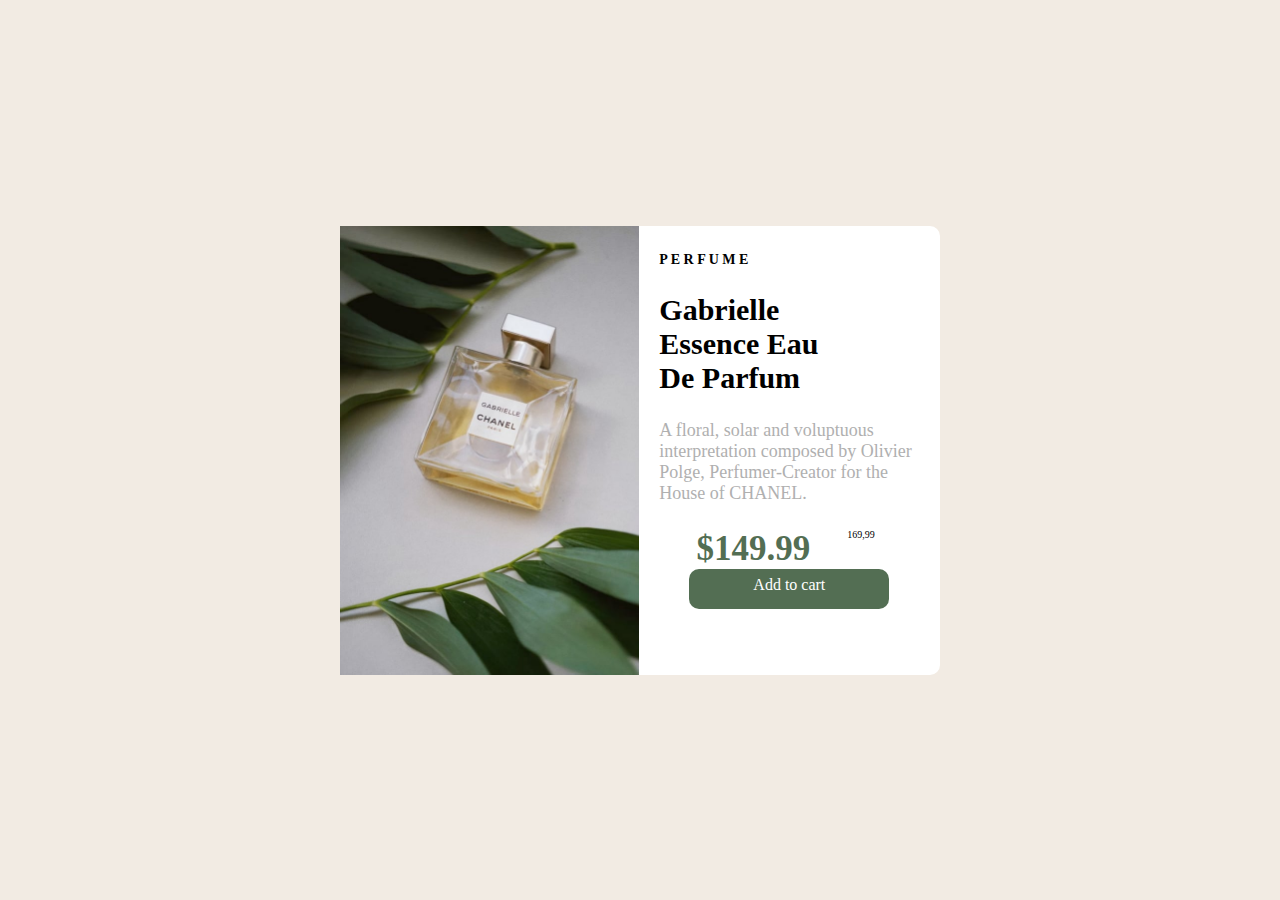
<file: trabalhos/01-product-preview-card-component/index.html>
<!DOCTYPE html>
<html lang="pt-br">
<head>
  <meta charset="UTF-8">
  <meta name="viewport" content="width=device-width, initial-scale=1.0"> <!-- displays site properly based on user's device -->
  <link rel="icon" type="image/png" sizes="32x32" href="./images/favicon-32x32.png">
  <title>Frontend Mentor | Product preview card component</title>
  <link rel="stylesheet" href="style.css">
  <link rel="stylesheet" href="reset.css">

</head>
<body>
  <main class="principal">
    <div class="anuncio">
      <div class="fotos">
        <img src="images/image-product-desktop.jpg" alt="foto do produto">
      </div>
      <div class="informacoes">
        <div class="categoria item">
          <h3>P E R F U M E</h3>
        </div>
        <div class="titulo item"> 
          <h1 class="nome-perfume">Gabrielle <br>Essence Eau <br>De Parfum</h1>
        </div>
        <div class="descricao item">
          <p>A floral, solar and voluptuous interpretation composed by Olivier Polge, Perfumer-Creator for the House of CHANEL.</p>
        </div>
        <div class="valores item">
          <p class="valor">$149.99</p>
          <p>169,99</p>
        </div>
        <div class="botao">
          <p>Add to cart</p>
        </div>
      </div>
    </div>

  </main>
</body>
</html>
</file>
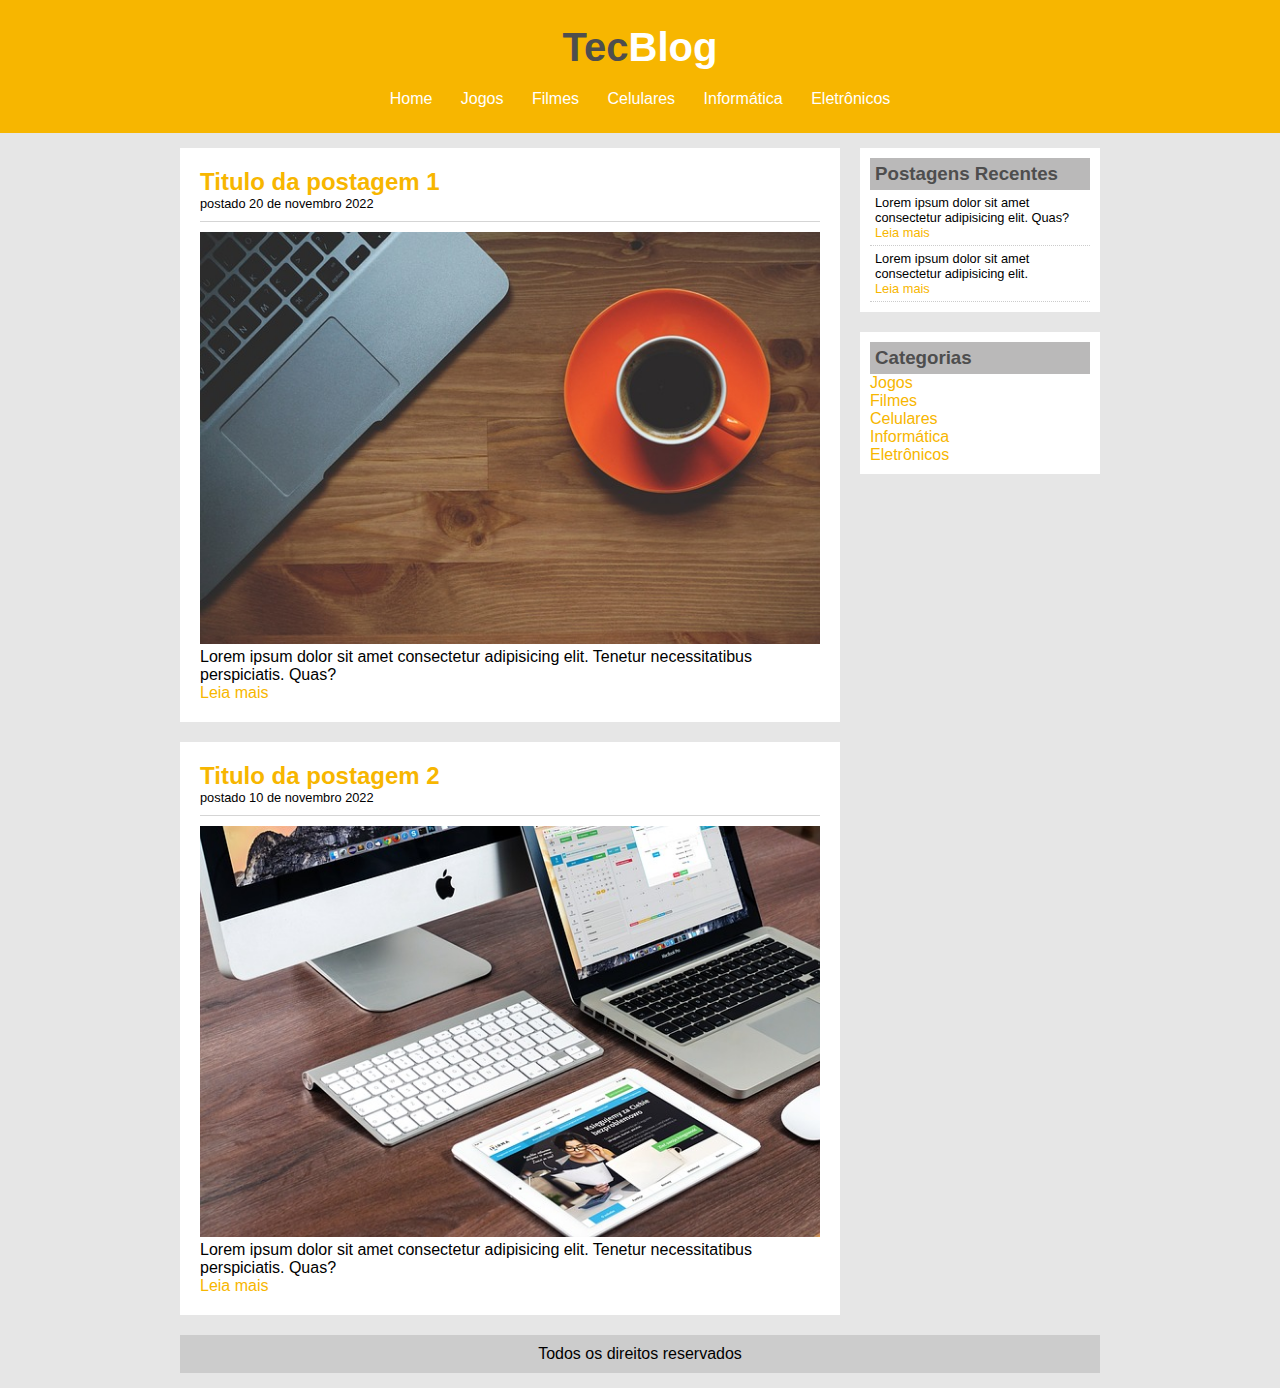
<file: trabalhos/02-tecblog/index.html>
<!DOCTYPE html>
<html lang="pt">
<head>
    <meta charset="UTF-8">
    <meta http-equiv="X-UA-Compatible" content="IE=edge">
    <meta name="viewport" content="width=device-width, initial-scale=1.0">
    <title>Tecblog</title>
    <link rel="stylesheet" href="style.css">
</head>
<body>
    <header id="area-cabecalho"><!--***Inicio cabeçalho***-->
        <div id="area-logo">
            <h1>Tec<span class="cor-logo">Blog</span></h1>
        </div>
        <nav id="area-menu">
            <a href="https://www.google.com/?&bih=704&biw=1530&rlz=1C1CHZO_pt-BRBR995BR995&hl=pt-BR">Home</a>
            <a href="">Jogos</a>
            <a href="">Filmes</a>
            <a href="">Celulares</a>
            <a href="">Informática</a>
            <a href="">Eletrônicos</a>          
        </nav>
    </header> <!--***fim do cabeçalho***-->
    <main  id="area-principal"> <!--***Inicio principal***-->
        <section id="area-postagens"><!--***Inicio area-postagem***-->
            <article class="postagem">
                <h2>Titulo da postagem 1</h2>
                <data>postado 20 de novembro 2022</data>
                <figure>
                    <img src="imagens/imagem1.jpg" alt="Imagem 1">
                </figure>
                <p>Lorem ipsum dolor sit amet consectetur adipisicing elit. Tenetur necessitatibus perspiciatis. Quas?</p>
                <a href="">Leia mais</a>
            </article>
            <article class="postagem">
                <h2>Titulo da postagem 2</h2>
                <data>postado 10 de novembro 2022</data>
                <figure>
                    <img src="imagens/imagem2.jpg" alt="Imagem 2">
                </figure>
                <p>Lorem ipsum dolor sit amet consectetur adipisicing elit. Tenetur necessitatibus perspiciatis. Quas?</p>
                <a href="">Leia mais</a>
            </article>
            
        </section>

        <section id="area-lateral"><!--***Inicio area-lateral***-->
            <aside class="conteudo-lateral">
                <h3 id="titulo-recentes">Postagens Recentes</h3>
                <article class="post-recentes">
                    <p>Lorem ipsum dolor sit amet consectetur adipisicing elit. Quas?</p>
                    <a href="">Leia mais</a>
                </article>
                <article class="post-recentes">
                    <p>Lorem ipsum dolor sit amet consectetur adipisicing elit.</p>
                    <a href="">Leia mais</a>
                </article>
            </aside>
            <aside class="conteudo-lateral">
                <h3 id="titulo-recentes">Categorias</h3>
                <nav >
                    <ul>
                        <li><a href="">Jogos</a></li>
                        <li><a href="">Filmes</a></li>  
                        <li><a href="">Celulares</a></li>
                        <li><a href="">Informática</a></li>
                        <li><a href="">Eletrônicos</a></li>
                        
                    </ul>
                </nav>               
            </aside>
        </section>
        <footer>
            Todos os direitos reservados
        </footer>
        
    </main> <!--final do principal-->
    
</body>
</html>
</file>
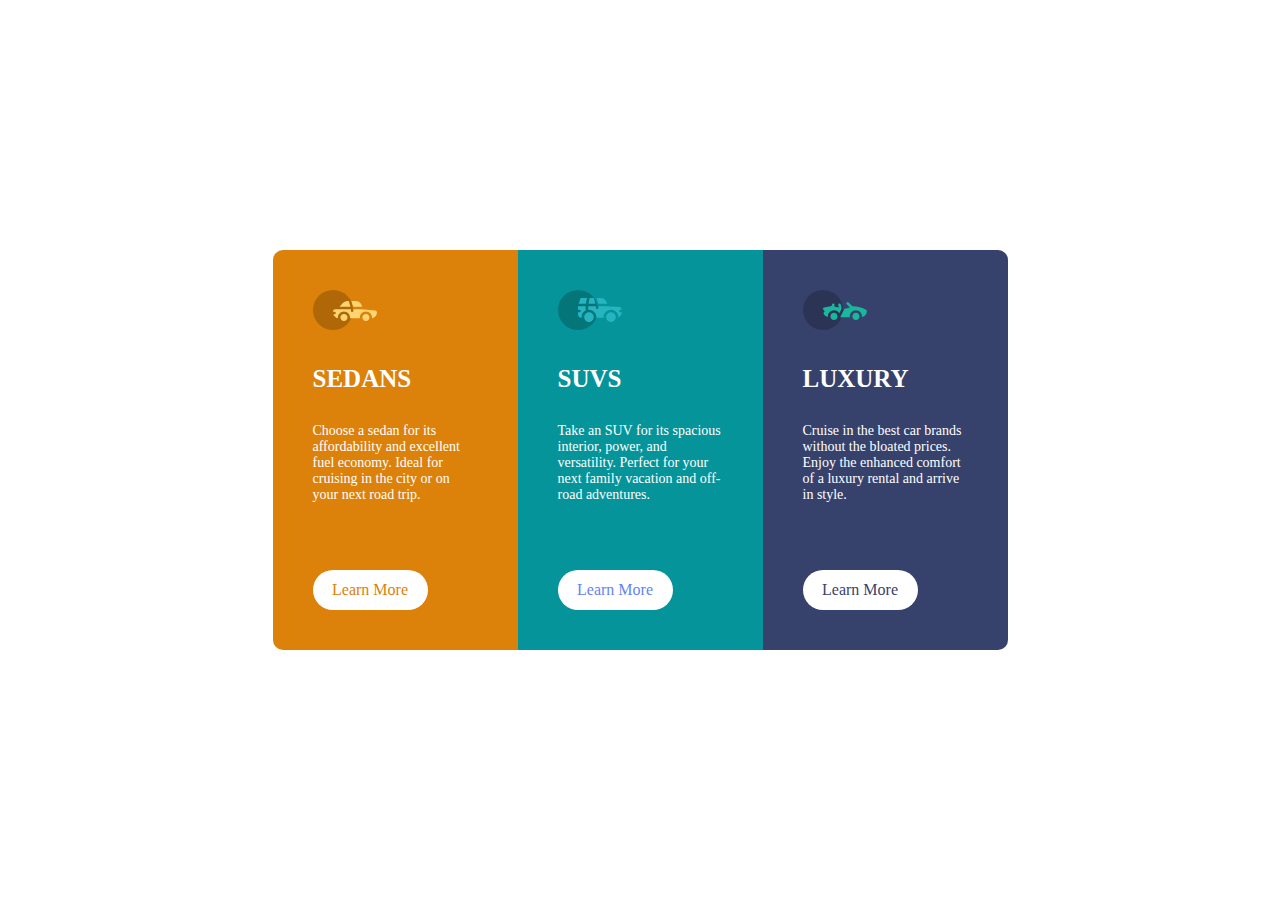
<file: trabalhos/03-Column card/index.html>
<!DOCTYPE html>
<html lang="en">
<head>
    <meta charset="UTF-8">
    <meta http-equiv="X-UA-Compatible" content="IE=edge">
    <meta name="viewport" content="width=device-width, initial-scale=1.0">
    <title>Document</title>
    <link rel="stylesheet" href="estilo.css">
</head>
<body>
    <main class="principal">
        <div class="container">
        <section class="aba-sedans descricao">
            <img src="images/icon-sedans.svg" alt="">
            <h1 class="titulo">SEDANS</h1>
            <p class="informacao">Choose a sedan for its affordability and excellent fuel economy. Ideal for cruising in the city 
                or on your next road trip.</p>
                <div class="botao"><a href="#"> <span class="leia-mais">Learn More</span></a></div>
        </section>
        <section class="aba-suvs descricao">
            <img src="images/icon-suvs.svg" alt="">
            <h1 class="titulo">SUVS</h1>
            <p class="informacao">Take an SUV for its spacious interior, power, and versatility. Perfect for your next family vacation 
                and off-road adventures.</p>
                <div class="botao"><a href="#"> <span class="leia-mais">Learn More</span></a></div>
        </section>
        <section class="aba-luxury descricao">
            <img src="images/icon-luxury.svg" alt="">
            <h1 class="titulo">LUXURY</h1>
            <p class="informacao">Cruise in the best car brands without the bloated prices. Enjoy the enhanced comfort of a luxury 
                rental and arrive in style.</p>
            <div class="botao"><a href="#"> <span class="leia-mais">Learn More</span></a></div>
        </section>
        </div>


    </main>
</body>
</html>
</file>
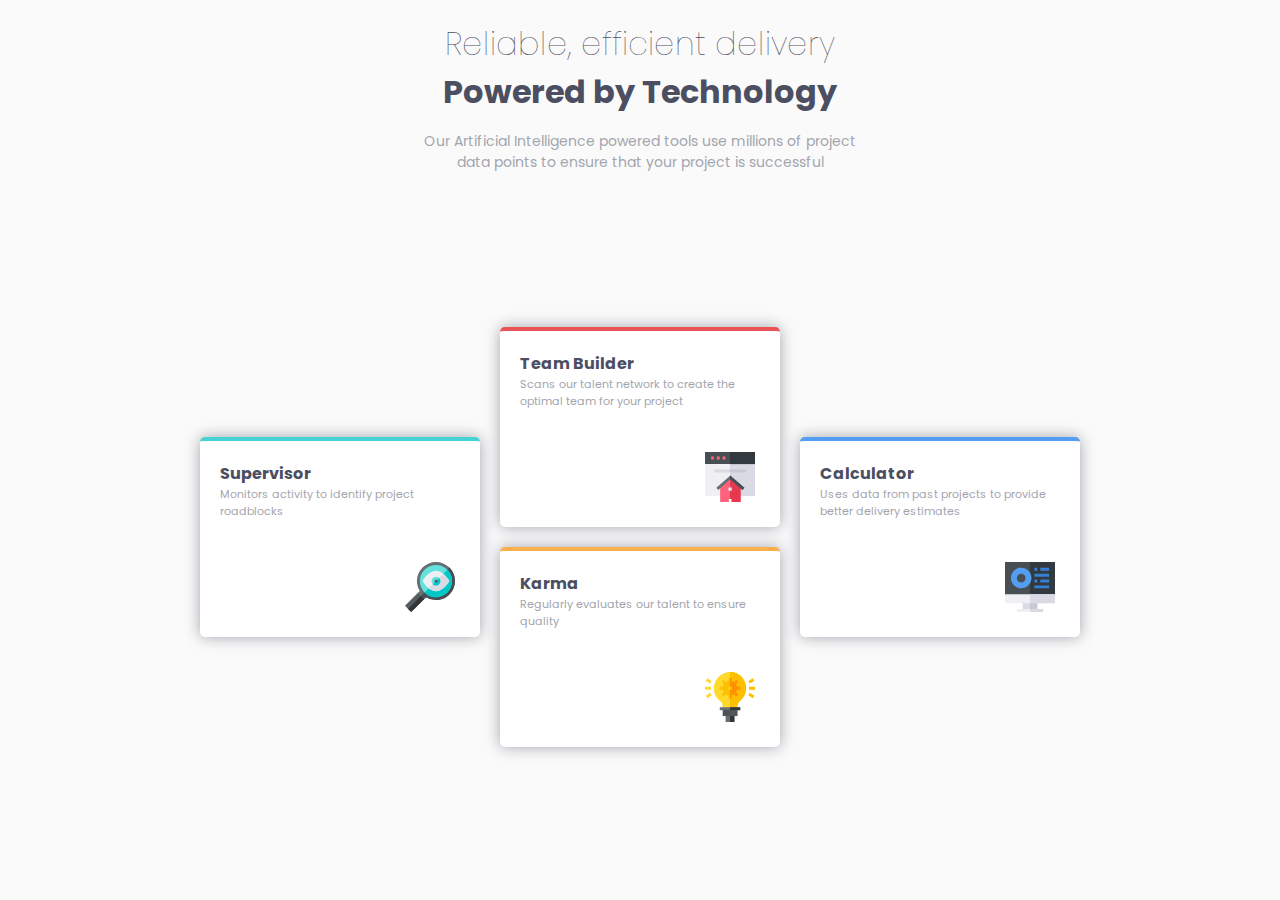
<file: trabalhos/05-four-card-feature-section-master/index.html>
<!DOCTYPE html>
<html lang="en">
<head>
    <meta charset="UTF-8">
    <meta http-equiv="X-UA-Compatible" content="IE=edge">
    <meta name="viewport" content="width=device-width, initial-scale=1.0">
    <title>Document</title>
    <link rel="stylesheet" href="src/css/reset.css">
    <link rel="stylesheet" href="src/css/variaveis.css">
    <link rel="stylesheet" href="src/css/estilo.css">
    <link rel="stylesheet" href="src/css/responsivel.css">

    <link rel="preconnect" href="https://fonts.googleapis.com">
    <link rel="preconnect" href="https://fonts.gstatic.com" crossorigin>
    <link href="https://fonts.googleapis.com/css2?family=Fira+Code:wght@300;400;500;600;700&family=League+Spartan:wght@400;500;700&family=Poppins:wght@200;400;600&family=Public+Sans:ital,wght@0,300;1,700&family=Roboto:wght@300;700&display=swap" rel="stylesheet">

</head>
<body>
    <main class="principal">

        <div class="informacao">
            <p class="sub-titulo">Reliable, efficient delivery</p>
            <h1>Powered by Technology</h1>
            <p class="descricao">Our Artificial Intelligence powered tools use millions of project data points 
                to ensure that your project is successful</p>
        </div>



        <section class="container">
            <div class="supervisor  abas">
                <div class="aba-supervisor quadro">
                    <div class="dados">
                        <h4 class="titulo">Supervisor</h4>
                        <p class="dados">Monitors activity to identify project roadblocks</p>
                    </div>
                    <div class="icone">
                        <a href="#"><img src="src/images/icon-supervisor.svg" alt=""></a>
                    </div>
                </div>
            </div>
            <div class="team-karma abas">
                <div class="team quadro">
                    <div class="dados ">
                        <h4 class="titulo">Team Builder</h4>
                        <p class="dados">Scans our talent network to create the optimal team for your project</p>
                    </div>
                    <div class="icone">
                        <a href="#"><img src="src/images/icon-team-builder.svg" alt=""></a>
                    </div>
                </div>
                <div class="karma quadro">
                    <div class="dados">
                        <h4 class="titulo">Karma</h4>
                        <p class="dados">Regularly evaluates our talent to ensure quality</p>
                    </div>
                    <div class="icone">
                        <a href="#"><img src="src/images/icon-karma.svg" alt=""></a>
                    </div>
                </div>
            </div>
            <div class="calculator abas">
                <div class="aba-calculador quadro">
                    <div class="dados">
                        <h4 class="titulo">Calculator</h4>
                        <p class="dados">Uses data from past projects to provide better delivery estimates</p>
                    </div>
                    <div class="icone">
                        <a href="#"><img src="src/images/icon-calculator.svg" alt=""></a>
                    </div>
                </div>
            </div>
        </section>


    </main>
</body>
</html>
</file>
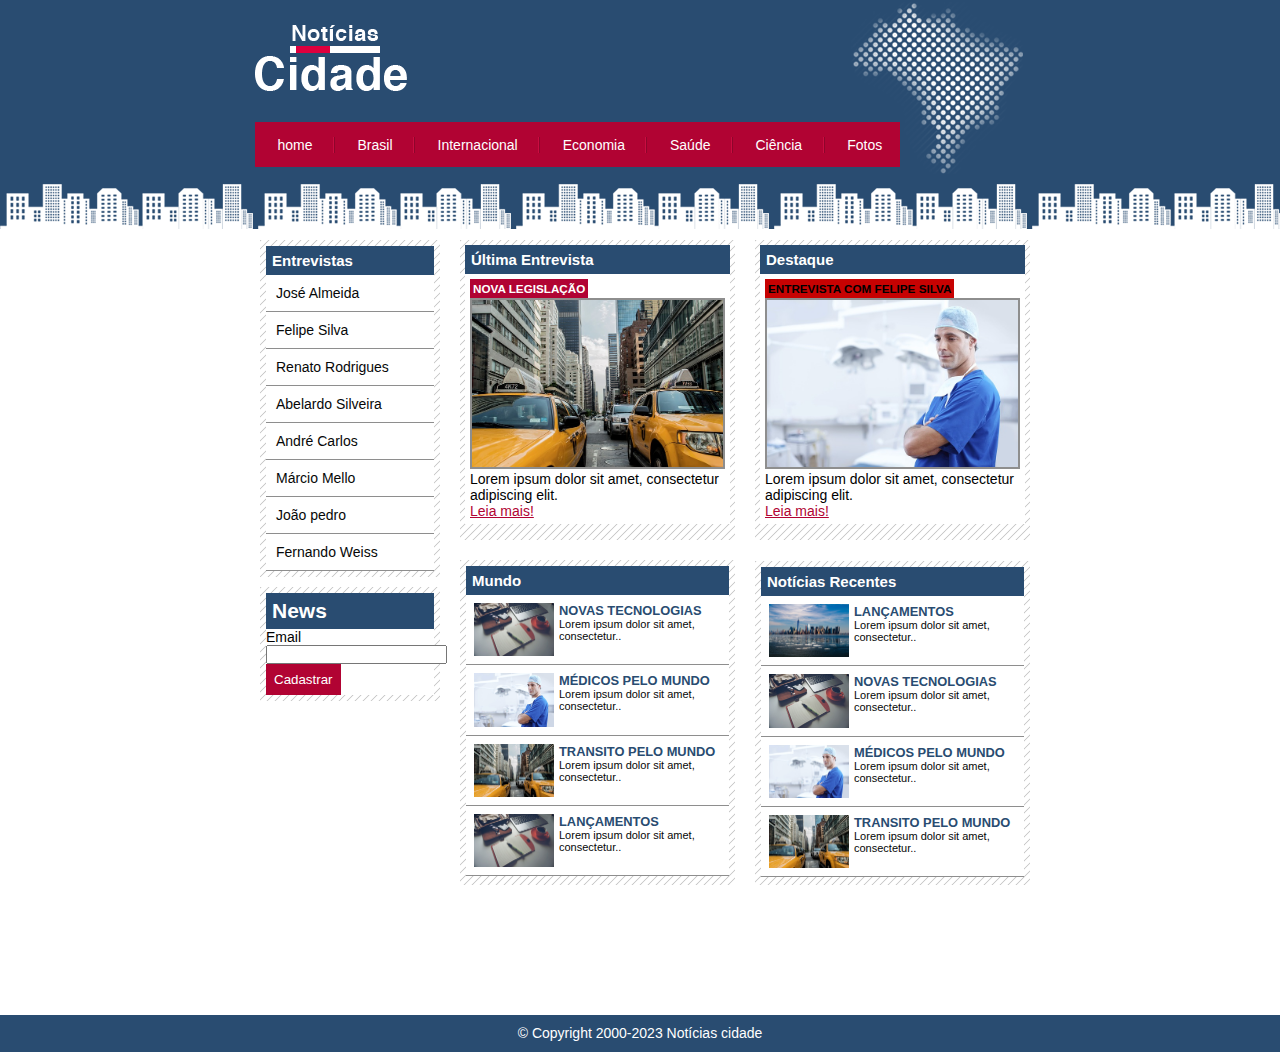
<file: trabalhos/06-pratica-noticias-cidade/index.html>
<!DOCTYPE html>
<html lang="pt-br">
<head>
    <meta charset="UTF-8">
    <meta http-equiv="X-UA-Compatible" content="IE=edge">
    <meta name="viewport" content="width=device-width, initial-scale=1.0">
    <title>Noticia Cidade</title>
    <link rel="stylesheet" href="src/css/reset.css">
    <link rel="stylesheet" href="src/css/variables.css">
    <link rel="stylesheet" href="src/css/style.css">
    <link rel="stylesheet" href="src/css/responsivel.css">

</head>
<body>
    <main class="principal">
        <header class="cabecalho">
                    <img src="src/imagens/logo.png" alt="logo">




                    <!-- <picture class="image">
                        <source srcset="imagens/batman-pequena.jpg" media="(max-width: 800px">
                        <img src="imagens/batman.jpg" alt="um filme do batman">
                    </picture> -->
            <nav class="menu-navegacao" media="(max-width: 500px">
                <ul>
                    <li ><a href="#">home</a></li>
                    <li><a href="#">Brasil</a></li> 
                    <li><a href="#">Internacional</a></li>  
                    <li><a href="#">Economia</a></li>  
                    <li><a href="#">Saúde</a></li> 
                    <li><a href="#">Ciência</a></li>
                    <li class="ultimo-divisor"><a href="#">Fotos</a></li>  
                </ul>
            </nav>

        </header>
        <section class="secoes-noticias">
            <article class="entrevistas "> <!--INICIO DAS ENTREVISTAS LATERAL-->

                <aside class="caixas">
                    <h2 class="titulo-caixas">Entrevistas</h2>
                    <nav class="lista-entrevistados">
                        <ul>
                            <li><a href="#">José Almeida</a></li>
                            <li><a href="#">Felipe Silva</a></li>
                            <li><a href="#">Renato Rodrigues</a></li>
                            <li><a href="#">Abelardo Silveira</a></li>
                            <li><a href="#">André Carlos</a></li>
                            <li><a href="#">Márcio Mello</a></li>
                            <li><a href="#">João pedro</a></li>
                            <li><a href="#">Fernando Weiss</a></li>
                        </ul>
                    </nav>
                </aside>
            
            <aside class=" cadastrar caixas">     
                    <h2 class="titulo-caixas">News</h2>
                    <div class="cadastro">
                        <p>Email</p>
                        <input type="text">
                        <input type="button" value="Cadastrar" class="botao-cadastrar" >
                    </div>
                </aside>
            </article><!--FIM DAS ENTREVISTAS LATERAL-->
            
            <article class="entrevistas-destaques caixas"> <!--INICIO DA ULTIMA ENTREVISTA-->
                <h2 class="titulo-caixas">Última Entrevista</h2>
                <div class="entrevistas-destaques">
                    <h3>NOVA LEGISLAÇÃO</h3>
                    <img src="src/imagens/taxi.jpg" alt="foto-taxi">
                    <p>Lorem ipsum dolor sit amet, consectetur adipiscing elit.</p>
                    <a href="#">Leia mais!</a>
                </div>

            </article> <!--FIM DA ULTIMA ENTREVISTA--> 
            
                <article class="entrevistas-destaques caixas"> <!--INICIO DAS ENTREVISTAS DESTAQUES-->
                <h2 class="titulo-caixas">Destaque</h2>
                <div class="entrevistas-destaques destaque">
                    <h3>ENTREVISTA COM FELIPE SILVA</h3>
                <img src="src/imagens/doutor.jpg" alt="foto-taxi">
                    <p>Lorem ipsum dolor sit amet, consectetur adipiscing elit.</p>
                    <a href="#">Leia mais!</a>
                </div>
            </article>  <!--FIM DAS ENTREVISTAS DESTAQUES--> 

            <article class="mundo anuncios-recentes caixas"><!--INICIO DAS NOTICIAS PELO MUNDO-->
                <h2 class="titulo-caixas">Mundo</h2>
                
                <a href="#">
                    <div class="postagens-recentes">
                        
                        <img src="src/imagens/tecnologia.jpg" alt="foto tecnologia">
                        <div class="dados">
                            <h3>NOVAS TECNOLOGIAS</h3>
                            <p>Lorem ipsum dolor sit amet, consectetur..</p>
                        </div>
                    </div>
                </a>
                <a href="#">
                    <div class="postagens-recentes">
                        
                        <img src="src/imagens/doutor.jpg" alt="foto tecnologia">
                        <div class="dados">
                            <h3>MÉDICOS PELO MUNDO</h3>
                            <p>Lorem ipsum dolor sit amet, consectetur..</p>
                        </div>
                    </div>
                </a>
                <a href="#">
                    <div class="postagens-recentes">
                        
                        <img src="src/imagens/taxi.jpg" alt="foto tecnologia">
                        <div class="dados">
                            <h3>TRANSITO PELO MUNDO</h3>
                            <p>Lorem ipsum dolor sit amet, consectetur..</p>
                        </div>
                    </div>
                </a>
                <a href="#">
                    <div class="postagens-recentes">
                        
                        <img src="src/imagens/tecnologia.jpg" alt="foto tecnologia">
                        <div class="dados">
                            <h3>LANÇAMENTOS </h3>
                            <p>Lorem ipsum dolor sit amet, consectetur..</p>
                        </div>
                    </div>
                </a>
            </article> <!--FINAL DAS NOTICIAS PELO MUNDO-->
            <article class="noticias-recentes caixas"><!--INICIO DAS NOTICIAS RECENTES-->
                <h2 class="titulo-caixas">Notícias Recentes</h2>
                <a href="#">
                    <div class="postagens-recentes">
                        
                        <img src="src/imagens/cidade.jpg" alt="foto tecnologia">
                        <div class="dados">
                            <h3>LANÇAMENTOS </h3>
                            <p>Lorem ipsum dolor sit amet, consectetur..</p>
                        </div>
                    </div>
                </a>
                <a href="#">
                    <div class="postagens-recentes">
                        
                        <img src="src/imagens/tecnologia.jpg" alt="foto tecnologia">
                        <div class="dados">
                            <h3>NOVAS TECNOLOGIAS</h3>
                            <p>Lorem ipsum dolor sit amet, consectetur..</p>
                        </div>
                    </div>
                </a>
                <a href="#">
                    <div class="postagens-recentes">
                        
                        <img src="src/imagens/doutor.jpg" alt="foto tecnologia">
                        <div class="dados">
                            <h3>MÉDICOS PELO MUNDO</h3>
                            <p>Lorem ipsum dolor sit amet, consectetur..</p>
                        </div>
                    </div>
                </a>
                <a href="#">
                    <div class="postagens-recentes">
                        
                        <img src="src/imagens/taxi.jpg" alt="foto tecnologia">
                        <div class="dados">
                            <h3>TRANSITO PELO MUNDO</h3>
                            <p>Lorem ipsum dolor sit amet, consectetur..</p>
                        </div>
                    </div>
                </a>
            </article><!--FIM DAS NOTICIAS RECENTES-->
        </section>
        <footer class="rodape">
            <p>© Copyright 2000-2023 Notícias cidade</p>
        </footer>

    </main>
</body>
</html>
</file>
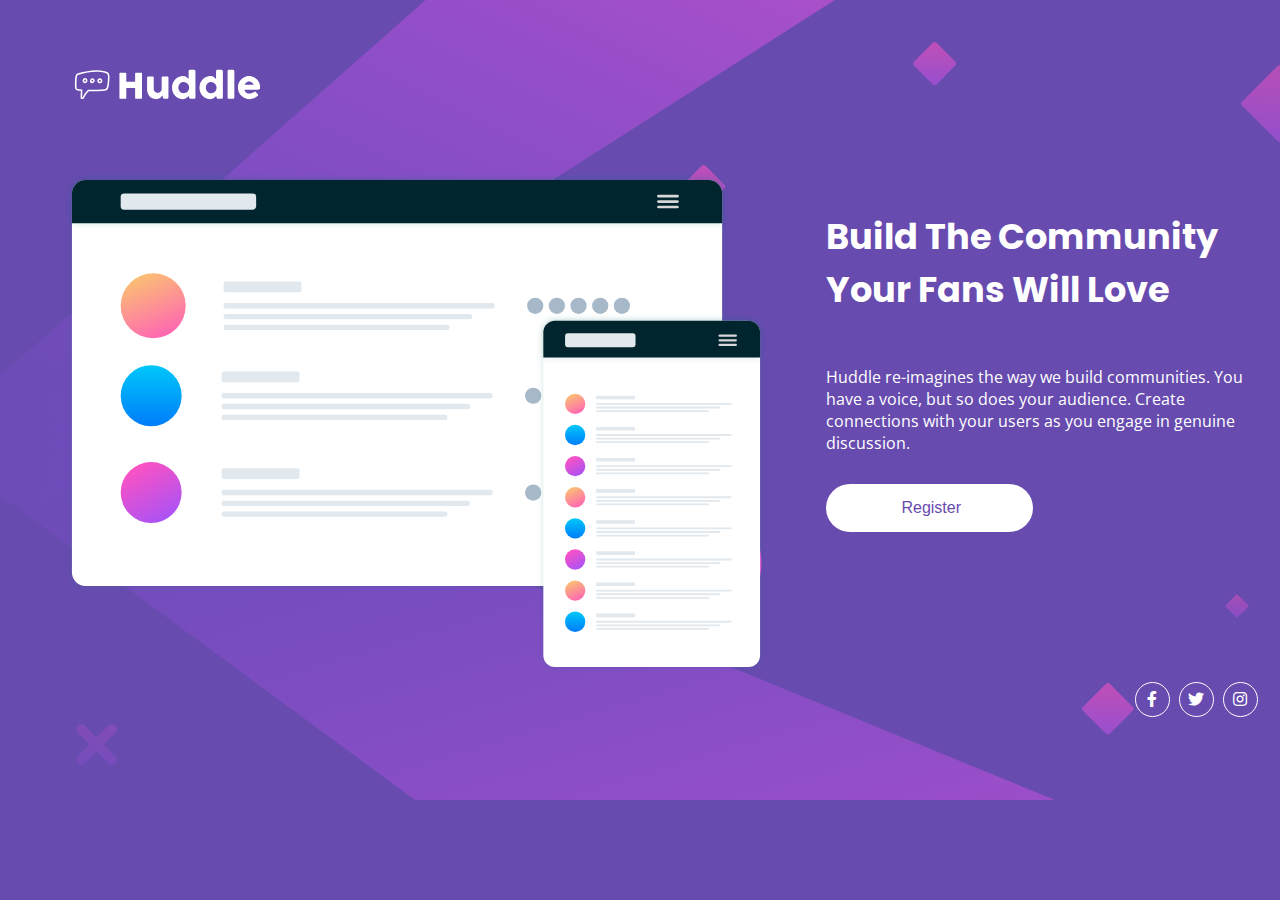
<file: trabalhos/07-quest-html-css-avancado/index.html>
<!DOCTYPE html>
<html lang="pt.br">
<head>
    <meta charset="UTF-8">
    <meta http-equiv="X-UA-Compatible" content="IE=edge">
    <meta name="viewport" content="width=device-width, initial-scale=1.0">
    <title>Quest HTML e CSS avancado</title>
    <link rel="icon" type="image/png" sizes="32x32" href="src/images/favicon-32x32.png">
    <link rel="stylesheet" href="src/css/reset.css">
    <link rel="stylesheet" href="src/css/variables.css">
    <link rel="stylesheet" href="src/css/style.css">
    <link rel="stylesheet" href="src/css/responsivel.css">

    <link rel="preconnect" href="https://fonts.googleapis.com">
    <link rel="preconnect" href="https://fonts.gstatic.com" crossorigin>
    <link href="https://fonts.googleapis.com/css2?family=Poppins:wght@400;600&display=swap" rel="stylesheet">

    <link rel="preconnect" href="https://fonts.googleapis.com">
    <link rel="preconnect" href="https://fonts.gstatic.com" crossorigin>
    <link href="https://fonts.googleapis.com/css2?family=Open+Sans&display=swap" rel="stylesheet">
    
    <link rel="stylesheet" href="https://cdnjs.cloudflare.com/ajax/libs/font-awesome/5.15.4/css/all.min.css" />
</head>
<body>
    <main class="container-principal">
        <section class="aba-logos">
            <header class="img-logo">
                <img src="src/images/logo.svg" alt="logo">
            </header>
            <picture class="img-capa">
                <img src="src/images/illustration-mockups.svg" alt="">
            </picture>
        </section>
        <section class="aba-informativo">
            <aside class="informativo">
                <h1 class="titulo">Build The Community Your Fans Will Love</h1>
                <p class="descricao">
                    Huddle re-imagines the way we build communities. You have a voice, but so does your audience.
                    Create connections with your users as you engage in genuine discussion.
                </p>
                <input class="botao" type="text" value=" Register">
            </aside>
            <aside class="aba-social">
                <div class="social">
                    <a href="#">
                        <i class="fab fa-facebook-f"></i>
                    </a>
                    <a href="#">
                        <i class="fab fa-twitter"></i>
                    </a>
                    <a href="#">
                        <i class="fab fa-instagram"></i>
                    </a>
                </div>
            </aside>
        </section>
    </main>
 
</body>
</html>
</file>
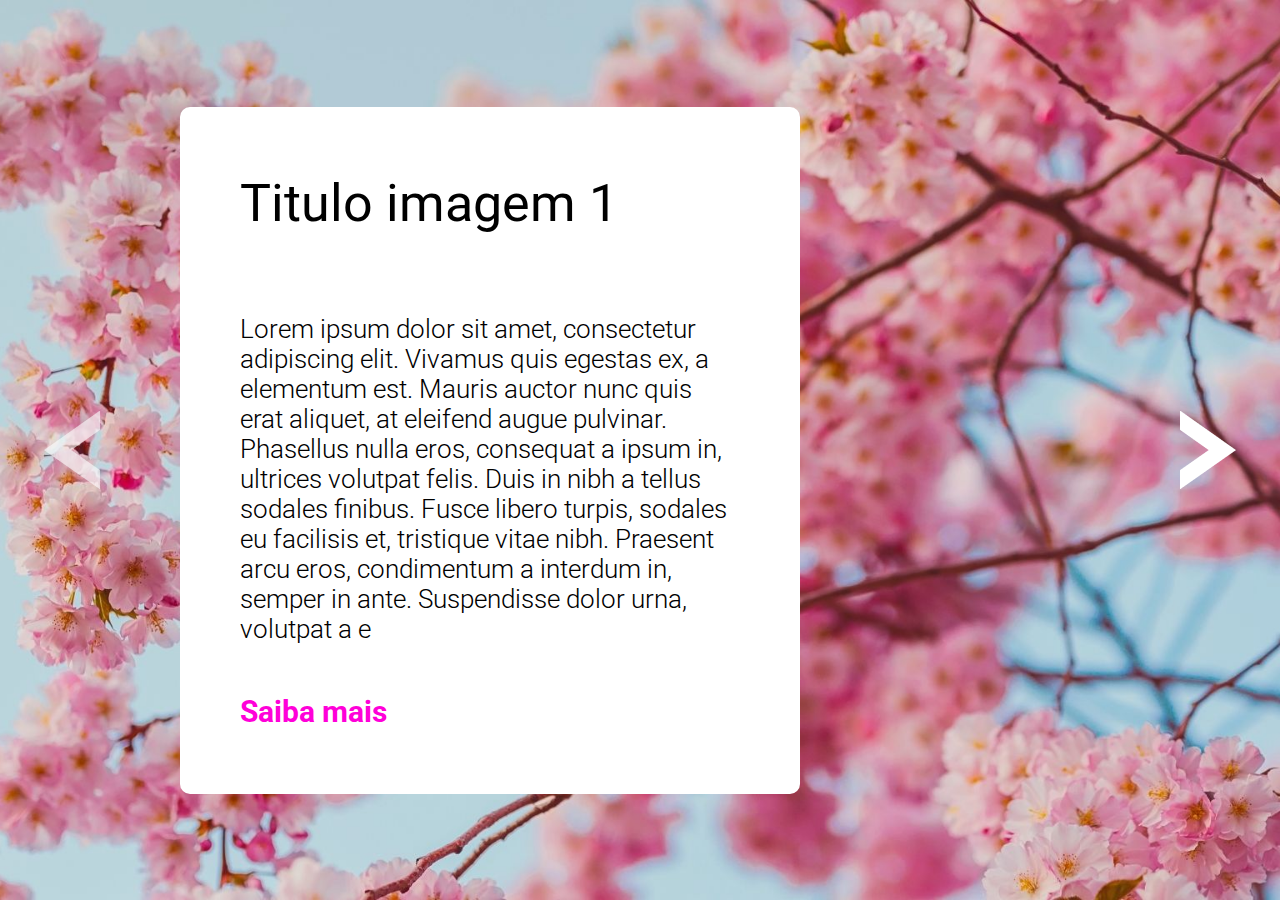
<file: trabalhos/10-carrocel/index.html>
<!DOCTYPE html>
<html lang="en">
<head>
    <meta charset="UTF-8">
    <meta http-equiv="X-UA-Compatible" content="IE=edge">
    <meta name="viewport" content="width=device-width, initial-scale=1.0">
    <title>Carrocel</title>
    <link rel="stylesheet" href="scr/reset.css">
    <link rel="stylesheet" href="scr/estilo.css">

    <link rel="preconnect" href="https://fonts.googleapis.com">
    <link rel="preconnect" href="https://fonts.gstatic.com" crossorigin>
    <link href="https://fonts.googleapis.com/css2?family=Roboto:wght@300;400;700&display=swap" rel="stylesheet">

</head>
<body>
   <section class="aba-slides">
        <a href="#" id="seta-voltar" class="seta-voltar opacidade">
            <img class="imagem-seta" src="scr/image/seta direita.png" alt=" imagem de voltar">
        </a>
        <div class="slide slide-rosa mostrar ">
            <div class="conteudo">
                <h2 class="titulo">Titulo imagem 1</h2>
                <p class="texto">Lorem ipsum dolor sit amet, consectetur adipiscing elit. Vivamus quis egestas ex, a elementum est. Mauris auctor nunc quis erat aliquet, at eleifend augue pulvinar. Phasellus nulla eros, consequat a ipsum in, ultrices volutpat felis. Duis in nibh a tellus sodales finibus. Fusce libero turpis, sodales eu facilisis et, tristique vitae nibh. Praesent arcu eros, condimentum a interdum in, semper in ante. Suspendisse dolor urna, volutpat a e</p>
                <a class="botao rosa" href="#">Saiba mais</a>
            </div>
        </div>
        <div class="slide slide-verde ">
            <div class="conteudo">
                <h1 class="titulo">Titulo imagem 2</h1>
                <p class="texto">Lorem ipsum dolor sit amet, consectetur adipiscing elit. Vivamus quis egestas ex, a elementum est. Mauris auctor nunc quis erat aliquet, at eleifend augue pulvinar. Phasellus nulla eros, consequat a ipsum in, ultrices volutpat felis. Duis in nibh a tellus sodales finibus. Fusce libero turpis, sodales eu facilisis et, tristique vitae nibh. Praesent arcu eros, condimentum a interdum in, semper in ante. Suspendisse dolor urna, volutpat a e</p>
                <a class="botao verde" href="#">Saiba mais</a>
            </div>
        </div>
        <div class="slide slide-laranja  ">
            <div class="conteudo">
                <h1 class="titulo">Titulo imagem 3</h1>
                <p class="texto">Lorem ipsum dolor sit amet, consectetur adipiscing elit. Vivamus quis egestas ex, a elementum est. Mauris auctor nunc quis erat aliquet, at eleifend augue pulvinar. Phasellus nulla eros, consequat a ipsum in, ultrices volutpat felis. Duis in nibh a tellus sodales finibus. Fusce libero turpis, sodales eu facilisis et, tristique vitae nibh. Praesent arcu eros, condimentum a interdum in, semper in ante. Suspendisse dolor urna, volutpat a e</p>
                <a class="botao laranja" href="#">Saiba mais</a>
            </div>
        </div>
        <div class="slide slide-azul ">
            <div class="conteudo">
                <h1 class="titulo">Titulo imagem 4</h1>
                <p class="texto">Lorem ipsum dolor sit amet, consectetur adipiscing elit. Vivamus quis egestas ex, a elementum est. Mauris auctor nunc quis erat aliquet, at eleifend augue pulvinar. Phasellus nulla eros, consequat a ipsum in, ultrices volutpat felis. Duis in nibh a tellus sodales finibus. Fusce libero turpis, sodales eu facilisis et, tristique vitae nibh. Praesent arcu eros, condimentum a interdum in, semper in ante. Suspendisse dolor urna, volutpat a e</p>
                <a class="botao azul" href="#">Saiba mais</a>
            </div>
        </div>
        <a href="#" id="seta-avancar" class="seta-avancar">
            <img class="imagem-seta" src="scr/image/seta direita.png" alt="imagem de avancar">
        </a>
       
   </section>

    <script src="scr/painel.js"></script>
</body>
</html>
</file>
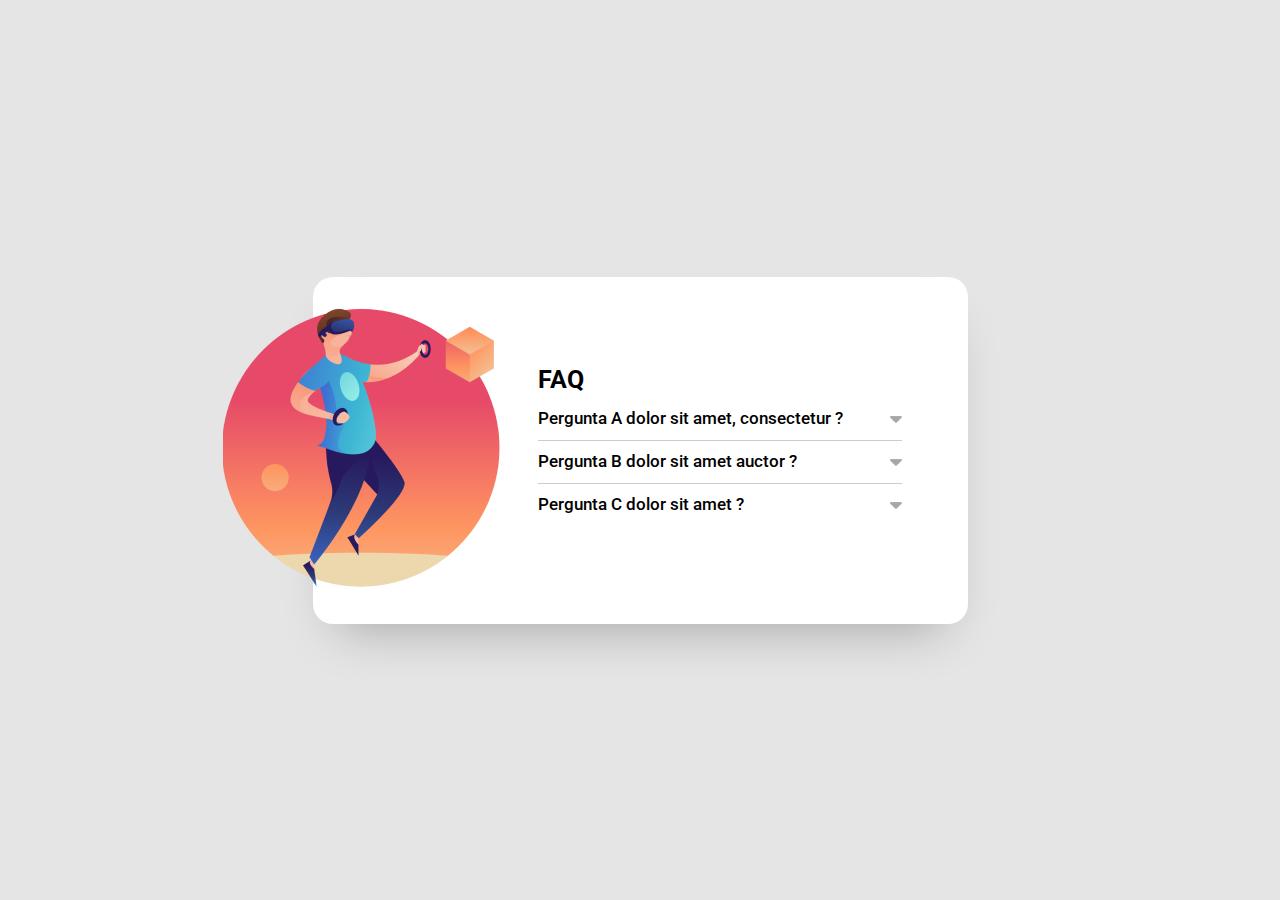
<file: trabalhos/11-acordeon/index.html>
<!DOCTYPE html>
<html lang="en">

<head>
    <meta charset="UTF-8">
    <meta http-equiv="X-UA-Compatible" content="IE=edge">
    <meta name="viewport" content="width=device-width, initial-scale=1.0">
    <title>Exercicio 6</title>
    <link rel="stylesheet" href="css/reset.css">
    <link rel="stylesheet" href="css/estilo.css">

    <link rel="preconnect" href="https://fonts.googleapis.com">
    <link rel="preconnect" href="https://fonts.gstatic.com" crossorigin>
    <link href="https://fonts.googleapis.com/css2?family=Roboto:wght@300;500;700&display=swap" rel="stylesheet">

</head>

<body>
    <main>
        <section class="acordeon">
            <img class="ilustracao" src="imagens/capa278-293.png" alt="imagem de pessoa com óculos">

            <div class="conteudo">
                <h1>FAQ</h1>
                
                <ul class="itens">
                    <li class="item">   
                        <h2 class="pergunta">Pergunta A dolor sit amet, consectetur ? </h2>
                        <p class="resposta ">Resposta A - dolor sit amet, consectetur adipiscing elit. Vivamus quis
                            egestas ex, a elementum est. Mauris auctor nunc quis erat.</p>
                    </li>
                    <li class="item">
                        <h2 class="pergunta">Pergunta B dolor sit amet auctor ? </h2>
                        <p class="resposta">Resposta B - dolor sit amet, consectetur adipiscing elit. Vivamus quis
                            egestas ex, a elementum est. Mauris auctor nunc quis erat.</p>
                    </li>
                    <li class="item ">
                        <h2 class="pergunta">Pergunta C dolor sit amet ? </h2>
                        <p class="resposta">Resposta C - dolor sit amet, consectetur adipiscing elit. Vivamus quis
                            egestas ex, a elementum est. Mauris auctor nunc quis erat.</p>
                    </li>
                </ul>
            </div>
        </section>
    </main>




    <script src="acordeon.js"></script>
</body>

</html>
</file>
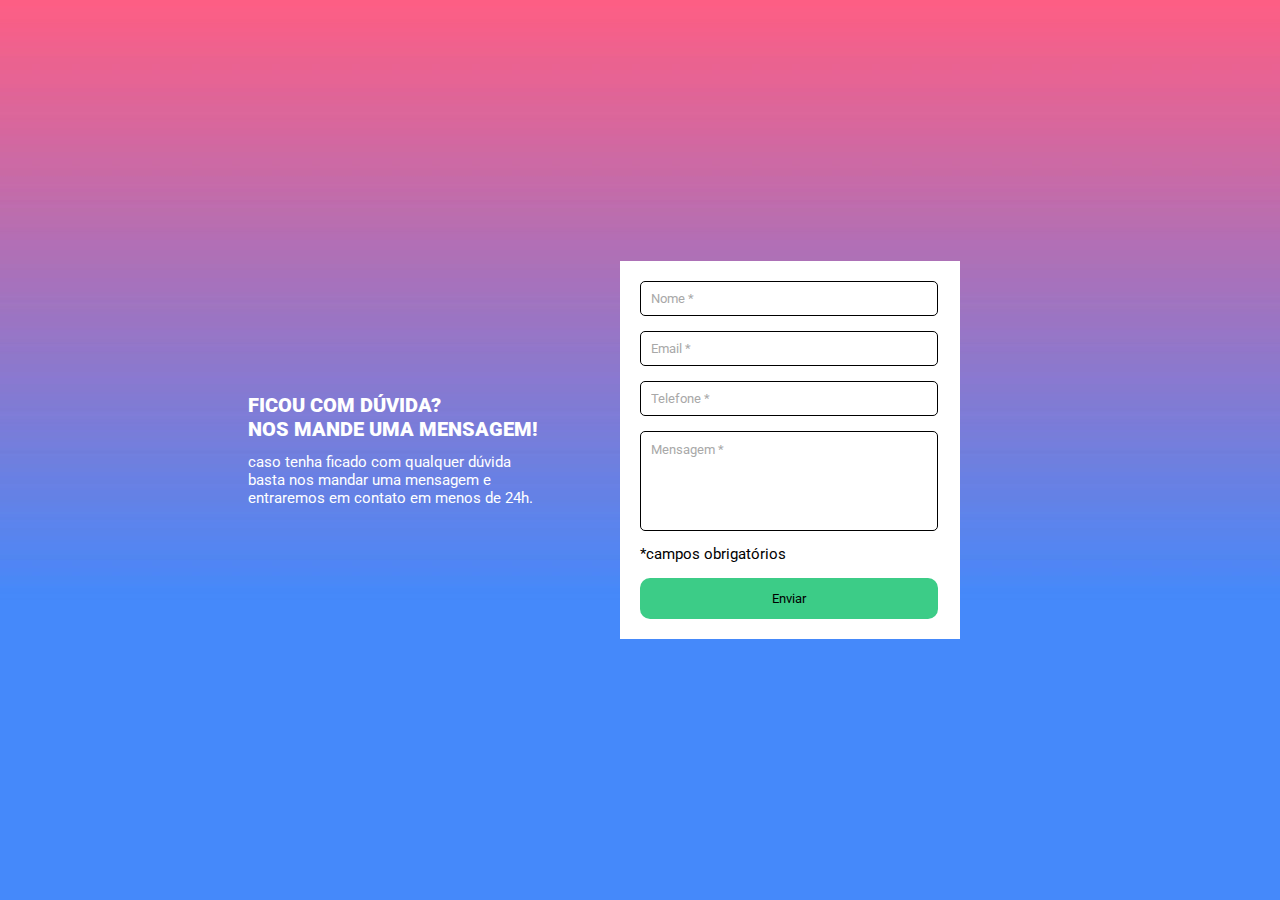
<file: trabalhos/12-formulario/index.html>
<!DOCTYPE html>
<html lang="pt-br">

<head>
    <meta charset="UTF-8">
    <meta http-equiv="X-UA-Compatible" content="IE=edge">
    <meta name="viewport" content="width=device-width, initial-scale=1.0">
    <title>Desafio 3 - Formulário </title>
    <link rel="stylesheet" href="src/css/reset.css">
    <link rel="stylesheet" href="src/css/estilo.css">


    <link rel="preconnect" href="https://fonts.googleapis.com">
    <link rel="preconnect" href="https://fonts.gstatic.com" crossorigin>
    <link href="https://fonts.googleapis.com/css2?family=Roboto:wght@300;500;700&display=swap" rel="stylesheet">
</head>
<body>    
        <div class="geral">
            <section class="informativo">
                <h1>FICOU COM DÚVIDA?<br>NOS MANDE UMA MENSAGEM!</h1>
                <p>caso tenha ficado com qualquer dúvida basta nos mandar uma mensagem e entraremos em contato em menos de
                    24h.</p>
            </section>
            <div class="principal">
                <input class="pergunta" type="text"  placeholder="Nome *"><br>
                <span class="resp-obr">campo obrigatório </span>
                <input class="pergunta" type="text"  placeholder="Email *"><br>
                <span class="resp-obr">campo obrigatório</span>
                <input class="pergunta" type="Number"  placeholder="Telefone *"><br>
                <span class="resp-obr">campo obrigatório</span>
                <textarea class="pergunta" name="" id="" cols="20" rows="7" placeholder="Mensagem *"></textarea><br>
                <span class="resp-obr">campo obrigatório</span>
                <h2 class="aviso">*campos obrigatórios</h2>
                <button class="botao-enviar" id="botao-enviar">Enviar</button>
            </div>
        </div>
        <script src="src/js/painel.js"></script>
    
</body>

</html>
</file>
<file: trabalhos/01-product-preview-card-component/style.css>
main{
    background-color: hsl(30, 38%, 92%);
    height: 100vh;
    display: flex;
    justify-content: center;
    align-items: center;
}
.anuncio{
    background-color: #ffffff   ;
    width: 600px;
    height: 449px;
    display: flex;
    border-radius: 10px;
}
.fotos img{
    height: 100%;
}
.informacoes{
    display: flex;
    flex-direction: column;
    padding: 0 8px 00 0 ;

}
.categoria {
    font-size: 12px;
}
.nome-perfume{
    font-size: 30px;
}
.descricao{
    font-size: 1.8rem;
    color: rgb(176, 176, 176);
}
.item{
    padding: 25px 20px 0;
}
.valores{
    display: flex;
    justify-content: center;
    justify-content: space-evenly   ;
}
.valor{
    font-size: 35px;
    font-weight: bolder;
    color: rgb(83, 110, 83);
}
.botao{
    text-align: center;
    line-height: 2;
    font-size: 1.6em;
    color: #ffffff;
    width: 200px;
    height: 40px;
    border-radius: 10px;
    background-color: rgb(83, 110, 83);
    margin-left:50px;
}
</file>
<file: trabalhos/02-tecblog/style.css>
*{
    margin: 0;
    padding: 0;
}
body{
    font-size: 1em;
    font-family: 'Trebuchet MS', 'Helvetica', Arial, sans-serif;
    background-color:#E6E6E6 ;
}
/***************************************Area Cabeçalho*****************************************/
#area-cabecalho{
    background-color: #F7B600;
    text-align: center;
    padding: 15px;
}
#area-menu, #area-logo{
    padding: 10px;
}
h1{
    color: #4E4E4E;
    font-size: 2.5em;
}
.cor-logo{
    color: white;
}
#area-menu a{
    text-decoration: none;
    color: white;
    padding: 8px 12px;
}
#area-menu a:hover{
    background-color: #ffffff;
    color: #F7B600;

}
/*****************************************Area Principal*****************************************/
#area-principal{
    width: 920px;
    margin: 15px auto ;
}
#area-postagens{
     width: 660px;
    float: left;
}
.postagem{
    background-color: white;
    padding: 20px;
    margin-bottom: 20px;
}
h2{
    color: #F7B600;
}
data{
    font-size: 0.8em;
    border-bottom: solid 1px rgb(213, 213, 213);
    display: block;
    padding-bottom: 10px;
    margin-bottom: 10px;
}
figure img{
    width: 620px;

}
/*****************************************Area Lateral*****************************************/
#area-lateral{
    width: 240px;
    float: right;
}
.conteudo-lateral {
	background: white;
	padding: 10px;
	margin-bottom: 20px;
}
.post-recentes{
    padding: 5px;
    font-size: 0.8em;
    border-bottom: 1px dotted #ccc;
}
#titulo-recentes{
    color: #4E4E4E;
    background-color: rgb(186, 185, 185);
    padding: 5px;
}
ul li{
    list-style:none
}
a{
    color: #F7B600;
    text-decoration: none;
}
a:hover{
    text-decoration: underline;
}
footer{
    clear: both;
    background-color: #ccc;
    text-align: center;
    padding: 10px;
}
</file>
<file: trabalhos/03-Column card/estilo.css>
*{
    margin: 0;
    padding: 0;
    box-sizing: border-box;
    font-size: 62.5%;
    color: #ffffff;
}
.principal{
    height: 100vh;
    display: flex;
    justify-content: center;
    align-items: center;
}
.container{
    max-width: 735px;
    height: 400px;
    display: flex;
    border-radius: 10px;

}
.aba-sedans{
    background-color: #dc810a;
    border-top-left-radius: 10px;
    border-bottom-left-radius: 10px;
}
.aba-suvs{
    background-color: hsl(182, 94%, 31%);
}
.aba-luxury{
    background-color: hsl(228, 32%, 32%);
    border-top-right-radius: 10px;
    border-bottom-right-radius: 10px;
}

.descricao{
    max-width: 245px;
    height:400px;
    font-size: 20px;
    padding: 40px;
    position: relative;
    
}
.descricao .botao{
    width: 115px;
    height: 40px;
    background-color: #ffffff;
    border-radius: 30px;
    position: absolute;
    bottom: 40px;
    left: 40px;
    display: flex;
    justify-content: center;
    align-items: center;

}
.aba-sedans .leia-mais{
    color: #dc810a;
    font-size: 16px;
}
.aba-suvs .leia-mais{
    color: hsl(228, 89%, 68%);
    font-size: 16px;
}
.aba-luxury .leia-mais{
    color: hsl(228, 32%, 32%);
    font-size: 16px;
}
.titulo{
    font-size: 25px;
    padding: 30px 0px;
}
.informacao{
    font-size: 14px;
}
</file>
<file: trabalhos/05-four-card-feature-section-master/src/css/variaveis.css>
:root{
    --neutral-dark:hsl(234, 12%, 34%);
    --neutral-blue: hsl(229, 6%, 66%);
    --neutral-very: hsl(0, 0%, 98%);

    --primary-red: hsl(0, 78%, 62%);
    --primary-cyan: hsl(180, 62%, 55%);
    --primary-orange: hsl(34, 97%, 64%);
    --primary-blue: hsl(212, 86%, 64%);
}
</file>
<file: trabalhos/05-four-card-feature-section-master/src/css/estilo.css>
.principal{
    background-color: #FAFAFA;
    height: 100vh;
    display: flex;
    flex-direction: column;
    justify-content: center;
    align-items: center;    

}
.informacao{
    text-align: center;
    margin-top: 5px;
    width: 450px;
}
.informacao p{
    margin-top: 15px;
    color: var(--neutral-blue);
    font-size: 14px;
}
.informacao .sub-titulo{
    font-size: 32px;
    font-weight: lighter;
    color: var(--neutral-dark);
}
.informacao h1, .quadro h4{
    color: var(--neutral-dark);
}
.container{
    width: 900px;
    display: flex;
    justify-content: space-around;
    height: 100%;
}
.quadro{
    background-color: #ffffff;
    width: 280px;
    height: 200px;
    padding: 20px;
    position: relative;
    border-radius: 5px;
    box-shadow: 0px 0px 15px var(--neutral-blue);
}
.quadro p{
    color: var(--neutral-blue);
    font-size: 11px; 
}
.quadro .icone img{
    position: absolute;
    right: 25px;
    bottom: 25px;
    width: 50px;
}
.abas{
    height: 100%;
    display: flex;
    flex-direction: column;
    justify-content: center;
    gap: 20px;
}
.aba-supervisor{
    border-top: 4px solid var(--primary-cyan);
}
.team{
    border-top: 4px solid var(--primary-red);
}
.karma{
    border-top: 4px solid var(--primary-orange);
}
.aba-calculador{
    border-top: 4px solid var(--primary-blue);
}
.icone a:hover img{
    width: 80px;
    margin-bottom: 0px;
}
.titulo:hover{
    font-size: 20px;
    color: blue;
}
</file>
<file: trabalhos/05-four-card-feature-section-master/src/css/responsivel.css>
@media (max-width: 826px) {
    .principal{
        height: 1200px;
        display: flex;
        flex-direction: column;
        justify-content: space-between;
    }

    .container{
        width: 300px;
        display: flex;
        flex-direction: column;
        align-items: center;
    }
    .informacao{
        text-align: center;
        width: 300px;
        margin-bottom: 20px;
    }
    .informacao .sub-titulo, h1{
        font-size: 23px;
    }

    .quadro{
        margin: 5px;
    }
}
</file>
<file: trabalhos/06-pratica-noticias-cidade/src/css/variables.css>
:root{
    --desc-abas:#294C71;
    --menu-aba:#B10333;
    --cor-vazio:#ffffff;
    --cor-destacados:#8e8e8e;

    --font-entrevistas:1.4em;
}
</file>
<file: trabalhos/06-pratica-noticias-cidade/src/css/style.css>
.principal{
    height: 100vh;
    background: url(../imagens/fundo.png) repeat-x;
}
.secoes-noticias{
    width: 760px;
    margin: 60px auto;
    display: grid;
    grid: 
    "entrevistas ultima-entrevista destaque" 300px
    "entrevistas mundo noticias-recentes" 325px
    "rodape rodape rodape" 50px / 
    180px 275px 275px ;
    grid-gap: 20px;
}
/*--PADROES--*/
.caixas{
    padding: 6px;
    background: url(../imagens/fundo-caixa.png);
}
.entrevistas, .lista-entrevistados, .postagens-recentes, .entrevistas-destaques {
    margin-top: 0px;
}
.cadastro, .entrevistas-destaques, .noticias-recentes, .postagens-recentes, .lista-entrevistados li {
    background-color:var(--cor-vazio);
}
.menu-navegacao ul a, .titulo-caixas, .lista-entrevistados li, .botao-cadastrar, .entrevistas-destaques h3, .rodape{
    color:var(--cor-vazio);
}
.menu-navegacao ul a, .lista-entrevistados li, .cadastrar, .entrevistas-destaques p, .entrevistas-destaques a, .rodape{
    font-size: var(--font-entrevistas);
}

/*-----CABECALHO-----*/
.cabecalho{
    background: url(../imagens/detalhe-topo.png) no-repeat right top;
    width: 770px;
    height: 180px;
    margin: auto;   
    display: grid;
}
.cabecalho img{
    margin-top: 25px;
}

/*-----MENU DE NAVEGACAO-----*/
.menu-navegacao{
    width: 645px;
    background-color:var(--menu-aba);
    display: flex;
    margin-top: 18px;
    height: 45px;
}
.menu-navegacao ul{
    display: flex;
    justify-content:center;
    align-items: center;       
}
.menu-navegacao ul a{
    font-size: var(--font-entrevistas);
    padding: 0px 22.5px ;
    background: url(../imagens/divisor.png) no-repeat right ;
}
.menu-navegacao a:hover{
    color: #56081e;  
}
.ultimo-divisor a:last-child{
    background: none;
}

/*----LAYOUT CORPO LATERAL----*/
.titulo-caixas{
    padding: 6px;
    background-color:var(--desc-abas);
}
.lista-entrevistados li {
    padding: 10px;
    border-bottom: solid 1px var(--cor-destacados);
}
.lista-entrevistados a:hover{
    background: url(../imagens/marcador.png) no-repeat left center;
    padding-left: 20px;
    color:var(--cor-destacados) ;
}

.cadastrar {
    margin-top: 10px;
}
.botao-cadastrar{
    border: none;
    background-color:var(--menu-aba);
    padding: 8px;
}

/*----Layout destaques----*/
.entrevistas-destaques{
    padding: 5px 5px;
}
.entrevistas-destaques img{
    width: 255px;
    border: solid 2px var(--cor-destacados);
}

.entrevistas-destaques a{
   
    color: var(--menu-aba);
    text-decoration: underline;
}
.entrevistas-destaques h3{
    display: inline-grid;
    padding: 3px;
    background-color: var(--menu-aba);
}
.destaque h3{
    background-color: rgb(199, 2, 2);
    color: black;
}

/*----Layout Noticias MUNDO/Recentes----*/

.noticias-recentes{
    margin-top: 1px;
    padding: 6px 6px ;
}
.postagens-recentes{
    padding: 8px;
    display: flex;
    border-bottom: solid 1px var(--cor-destacados);
}
.postagens-recentes img{
    width: 80px;
}
.dados{
    margin: 0 5px;
    font-size: 1.1em;
}
.postagens-recentes h3{
    color:var(--desc-abas);
}
/*----rodape----*/
.rodape{
    padding: 5px;
    background-color:var(--desc-abas);
    text-align: center;
    line-height: 1.9;
}
</file>
<file: trabalhos/06-pratica-noticias-cidade/src/css/responsivel.css>
@media (max-width:576px){
    .principal{
        margin: auto;
        width: 400px;
        height: 100vh;
        background: url(../imagens/fundo.png) repeat-x;
    }
    
    .secoes-noticias{
        display: flex;
        flex-direction: column;

    }
    .menu-navegacao, .menu-navegacao ul{
        border: solid red 2px;
        width: 100px;
        display: flex;
        flex-direction: column;
        background: none;
        
        
    }

    .menu-navegacao ul a, .ultimo-divisor a{
        border: 2px solid rgb(5, 255, 247);
        width: 200px;
        background: rgb(207, 4, 4);
        color: rgb(255, 255, 255);
    }

    .cadastro, .entrevistas-destaques, .noticias-recentes, .postagens-recentes, .lista-entrevistados li {
        background-color:var(--cor-vazio);
        display: flex;
        flex-direction: column;
    }
    .secoes-noticias{
        width: 350px;
    }
    .cabecalho{
        background: url(../imagens/detalhe-topo.png) no-repeat right bottom;
       
        width: 350px;
        height: 180px;  
        margin: auto;   
        display: grid;
    }
}
</file>
<file: trabalhos/07-quest-html-css-avancado/src/css/variables.css>
:root{
    --color-predominante: hsl(257, 40%, 49%);
    --soft-destacar: hsl(300, 84%, 67%);
    --cor-fonts:#ffffff;
}
</file>
<file: trabalhos/07-quest-html-css-avancado/src/css/style.css>
body{
    color: var(--cor-fonts);
    background: var(--color-predominante) url(../images/bg-desktop.svg) no-repeat;
    height: 100vh;
    padding: 60px 0;
}
.container-principal{
    display: flex;
    width: 100vw;
    gap:60px;
}
/*--LOGO/ILLUSTRATION--*/
.aba-logos{
    margin-left: 65px;
}
.img-logo img{
    width: 200px;
    margin-bottom: 60px;
}
.img-capa img{
    width: 100%;
}

/*--ABA-INFORMATIVO--*/
.aba-informativo {
    width: 460px;
    text-align: left;
    display: flex;
    flex-direction: column;

}
.titulo{
    margin-top: 150px;
    font-family: 'Poppins', sans-serif;
    font-size: 2.2rem;
}
.descricao{
    font-family: 'Open Sans', sans-serif;
    font-weight: 400;
    margin-top: 50px;   
}
input{
    margin-top: 30px;
    font-size: 1.0rem;
    color: var(--color-predominante);
    text-align: center;
    padding: 15px 0px;
    border-radius: 50px;
    border: none;
    transition: 0.3s;
}
input:hover{
    color:var(--cor-fonts) ;
    background-color: var(--soft-destacar);
}
/*--SOCIAL--*/
.social{
    display: flex   ;
    margin-left: 300px;
    margin-top: 150px;
}
.social i{
    width:35px;
    height:35px;
    text-align: center;
    color:var(--cor-fonts);
    font-size: 1.0rem;
    border:solid 0.1rem var(--cor-fonts);
    border-radius: 50px;
    padding:0.5rem 0;
    transition: 0.3s;
    margin-left: 9px;
}
.social i:hover{
    color:var(--soft-destacar);
    border-color:var(--soft-destacar);
}
</file>
<file: trabalhos/07-quest-html-css-avancado/src/css/responsivel.css>
@media (max-width: 776px) {
    body{
        color: var(--cor-fonts);
        background: var(--color-predominante) url(../images/bg-mobile.svg) no-repeat;
        height: 100vh;
        padding: 20px 0;
        

    }
    .img-logo img{
        padding: 20px 0;
        width: 150px;
        margin-bottom:20px;
    }
    .container-principal{
        margin: 0px;
        width: 100%;
        height: 800px;
        padding: 0px 18px;
        flex-direction: column;
        align-items: center;
        
    }
    .aba-logos{
        width: 100%;
        margin: 0;
    }
    .aba-informativo {
        margin: 0;
        width: 100%;
        height: 100vh;
        text-align: center;
        flex-direction: column;
    }
    .titulo{
        margin-top: 10px;
        font-size: 1.6rem;
    }
    .descricao{
        margin-top: 10px;
        font-size: 1.05rem;
        line-height: 1.5;
    }
    .social{
        margin: 50px 0px;
        display: flex;
        justify-content: center;
    }




}
</file>
<file: trabalhos/10-carrocel/scr/estilo.css>
.aba-slides{
    position: relative;
    height: 100vh;
    display: flex;
    align-items: center;    
}

.aba-slides .slide{
    background-repeat: no-repeat;
    background-size: cover;
    background-position: center;
    position: absolute;
    width: 100vw;
    height: 100vh;
    opacity: 0;
    transition: 0.5s ease-out;
    display: flex;
    align-items: center;
}
.aba-slides .mostrar{
    opacity: 1;
}

/*--------------IMAGENS---------------*/
.slide-rosa{
    background-image: url(image/flores1.png) ;
}
.slide-verde{
    background-image:url(image/flores2.png) ;
}
.slide-laranja{
    background-image: url(image/montanha3.png);
}
.slide-azul{
    background-image: url(image/lagoa4.png);
}
/*-----------SETAS-----------*/
.seta-avancar, .seta-voltar{
    position: absolute;
    width: 49px;
    height: 78px;
    z-index: 1;

}
.seta-voltar{
    left: 4%;
    transform: rotateY(180deg);
}
.seta-avancar{
    right: 4%;
}
.opacidade{
    opacity: 0.6;
    cursor: default;
}
/*-------conteudo---------*/
.conteudo{
    width: 620px;
    margin-left: 180px;
    padding: 65px 60px;
    background: #ffffff;
    border-radius: 10px;
}
.conteudo .titulo{
    margin-bottom: 80px;
    font-size: 5rem;
    font-weight:400;
}
.conteudo .texto{
    margin-bottom: 50px;
    font-size: 2.5rem;
    font-weight:300;
}
.conteudo .botao{
    font-size: 30px;
    font-weight: 700;
}
.botao.rosa{
    color: rgb(255, 0, 217);
    font-weight: 700;
}
.botao.verde{
    color: rgb(0, 255, 47);
    font-weight: 700;
}
.botao.laranja{
    color: rgb(255, 119, 0);
    font-weight: 700;
}
.botao.azul{
    color: rgb(13, 0, 255);
    font-weight: 700;
}
</file>
<file: trabalhos/11-acordeon/css/estilo.css>
html{
    background-color: #E5E5E5;
}
main{
    display: flex;
    align-items: center;
    justify-content: center;
    min-height: 100vh;
}
.acordeon{
    width: 655px;
    min-height: 347px;
    box-shadow: 0 27px 49px -25px rgba(0, 0, 0, 0.3);
    background-color: #ffffff;
    display: flex;
    align-items: center;
    border-radius: 20px;
    position: relative;
}
.acordeon .ilustracao{
    position: absolute;
    left: -90px;
}
.acordeon .conteudo{
    width: 90%;
    padding-left: 225px;
}
.acordeon .conteudo h1{
    font-size: 25px;
    font-weight: 700;
    margin-bottom: 14px;
}
.acordeon .itens .item{
    cursor: pointer;
    background-image: url(../imagens/imagem-aba.png) ;
    background-repeat: no-repeat;
    background-position: top 8px right 0;
    background-size: 12px;
    border-bottom: 1px solid #ccc;
    margin: 10px 0;
}

.acordeon .itens .item:last-child{
    border-bottom: none;
}

.acordeon .itens .item .pergunta{
    padding-bottom: 12px;
    transition: 0.2s ease;
    font-size: 17px;
    width: 90%;
    font-weight: 500;
}

.acordeon .itens .item .pergunta:hover{
    color: rgb(215, 57, 0);
}

.acordeon .itens .item .resposta{
    display:none;
    font-size: 15px;
    width: 95%;
    font-weight: 300;
}
/*---ESTILO ATIVO---*/
.acordeon .itens .item.ativo h2{
    font-weight: 700;
    font-size: 18px;
}
.acordeon .itens .item.ativo .resposta{
    display: block;
    margin-bottom: 5px;
}
.acordeon .itens .item.ativo{
    background-image: url(../imagens/seta-aberta.png);
}
</file>
<file: trabalhos/12-formulario/src/css/estilo.css>
/* *{
    border: solid red 1px;
}  */

.geral{
    background: #4589fa url(../imagens/bg-repeat.jpg);
    background-repeat: repeat-x;
    min-width: 100vw;
    min-height: 100vh;
    display: flex;
    justify-content: center;
    align-items: center;
}

.informativo h1{
    color: #ffffff;
    font-size: 20px;
    font-weight: 900;

}
.informativo p{
    color: #ffffff;
    margin-top: 12px;
    font-size: 15px;
    width: 300.21px;
}
.principal{
    width: 340px;
    min-height: 378px;
    background-color: #ffffff;
    padding: 5px 20px;
    margin: 72px;
}

.pergunta{
    border: solid 1px black;
    width: 298px;
    height: 35px;
    padding: 10px;
    margin-top: 15px;
    border-radius: 5px;
    
}
::placeholder{
    color: #A8A8A8;
}
textarea{
    min-height: 100px;
    resize: none;
}


.aviso{
    font-size: 15px;
    margin-top: 10px;
}
.botao-enviar{
    margin-top: 15px;
    background-color:#3CCC87;
    width: 298px;
    padding: 13px;
    border-radius: 10px;
    border: none;
}
.botao-enviar:hover{
    cursor: pointer;
}
/*--------Preenchido/Obrigatório----------*/
.preenchido{
    border: solid #00C22B 1px;
}
.nao-preenchido{
    border: solid red 1px;
}
.resp-obr{
    position: absolute;
    font-size: 8px;
    visibility: hidden;
    color: red;
}
.mostrar-obrigatorio{
    visibility: visible;

}
/*-----------------RESPONSIVEL-----------------*/
@media (max-width:550px) {
    .geral{
        display: flex;
        flex-direction: column;
    }
}
</file>
